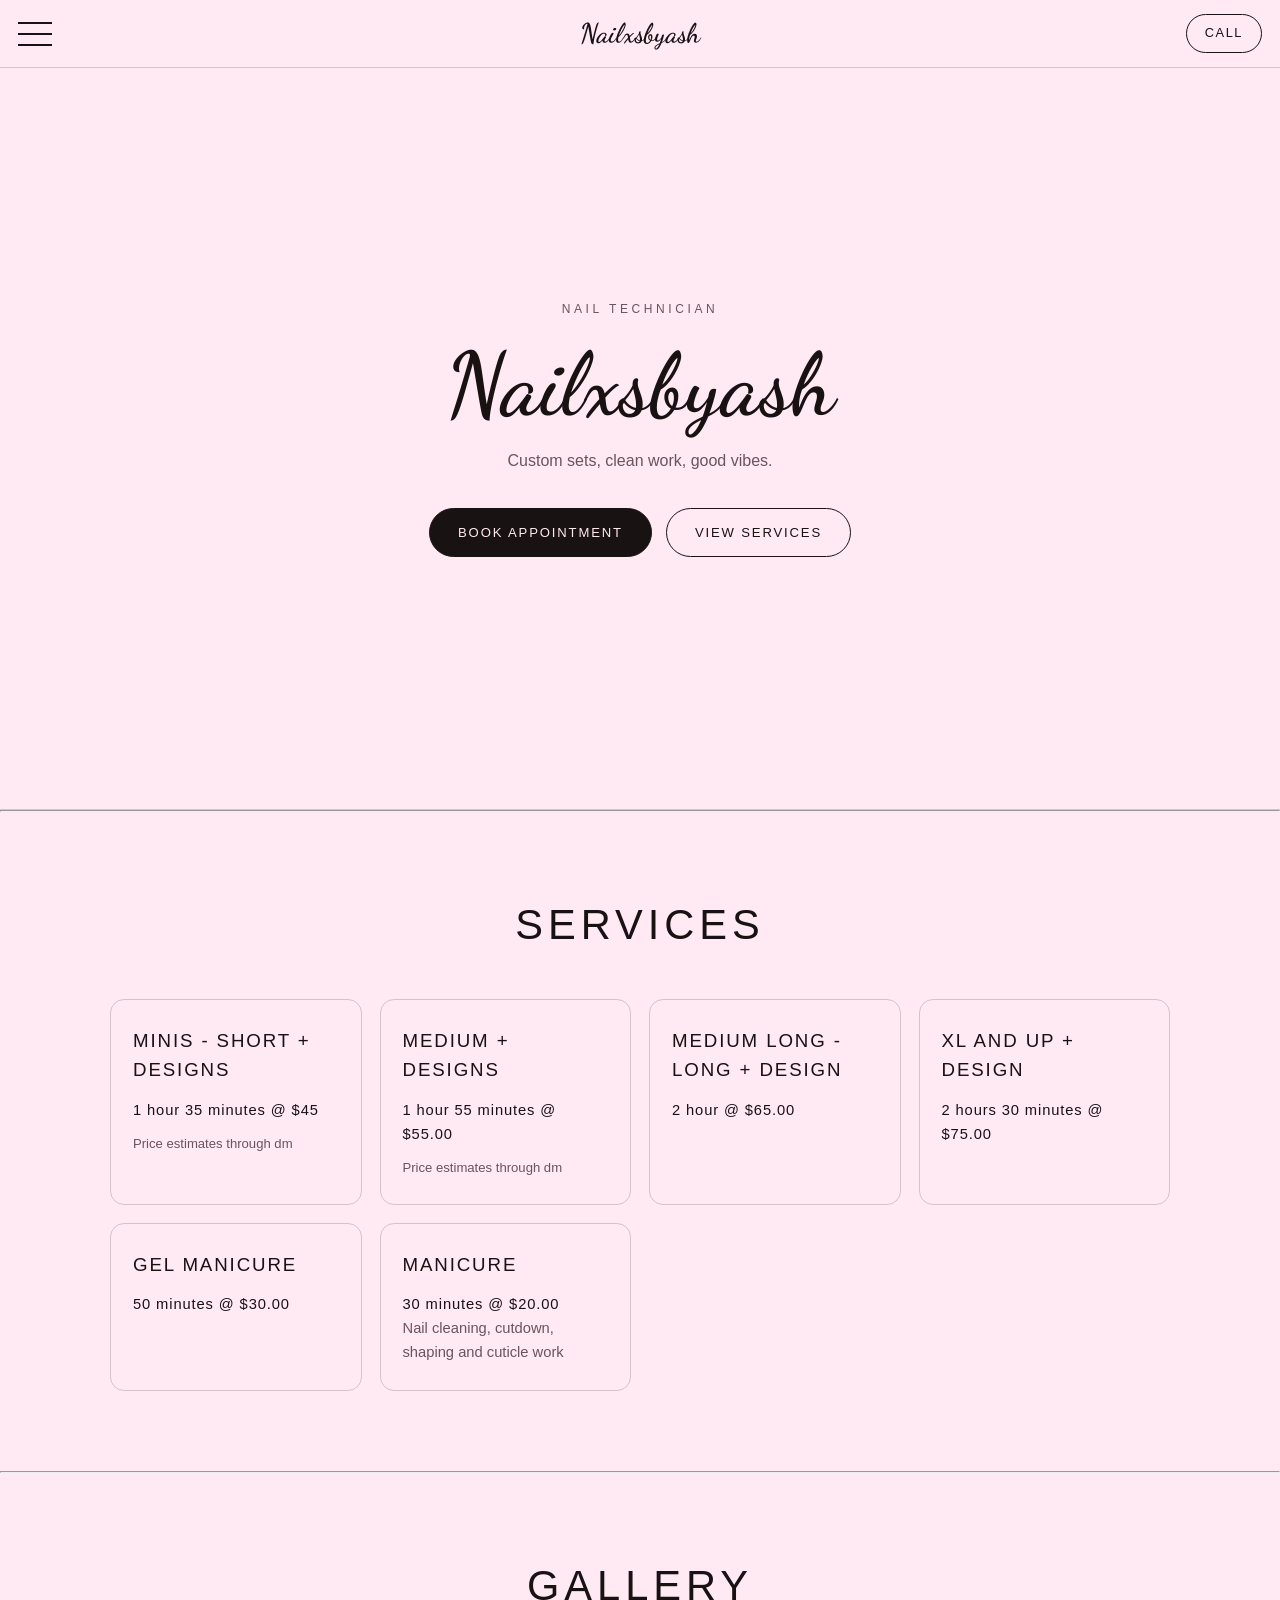
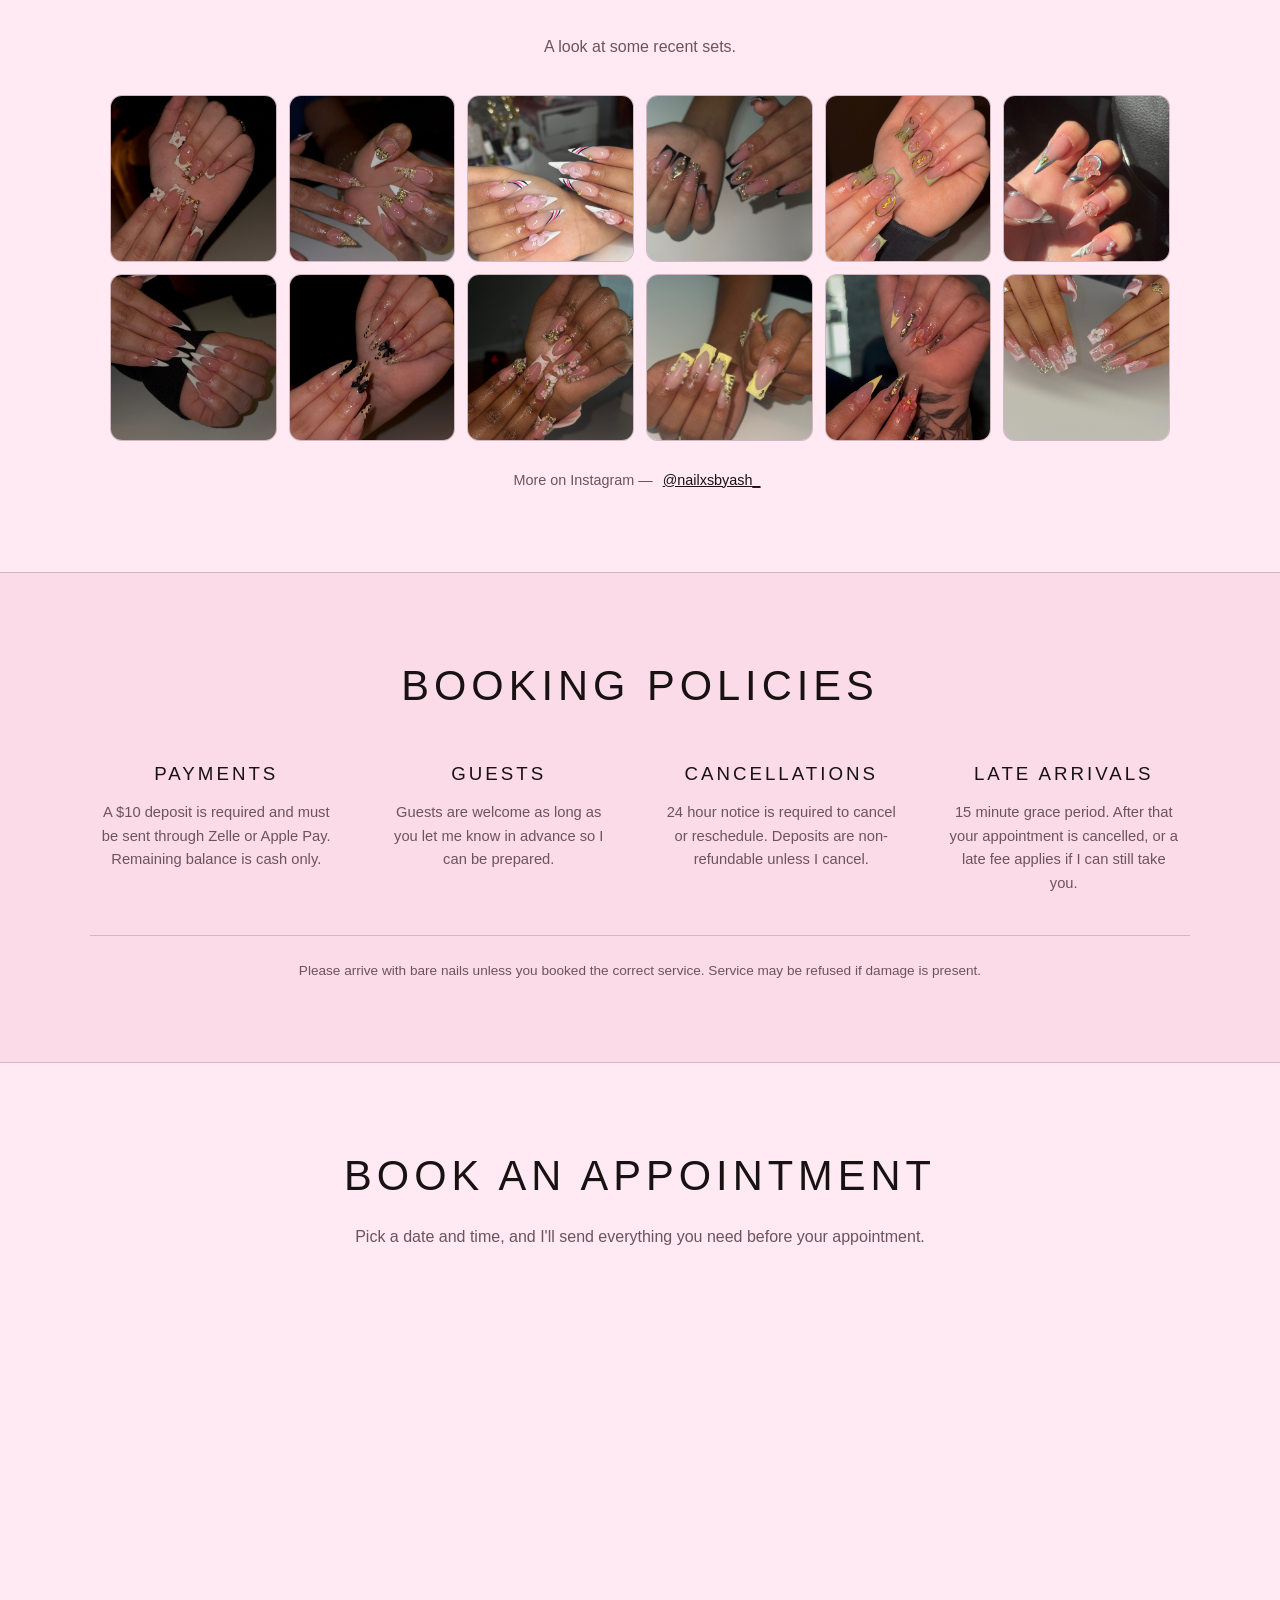
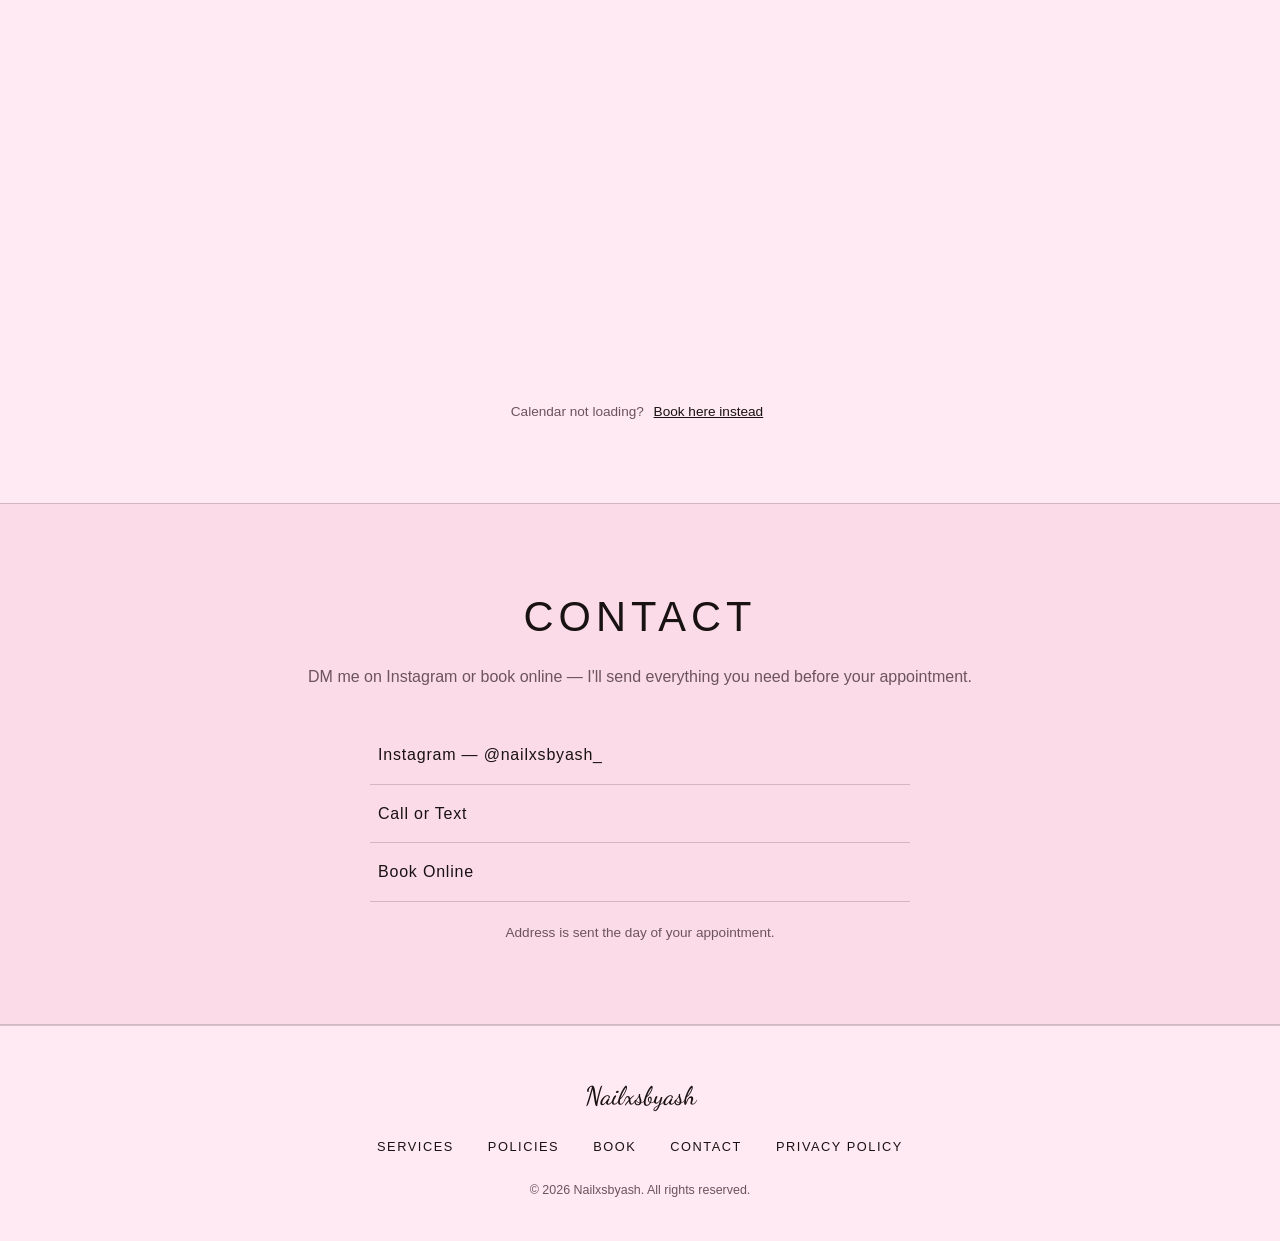
<file: index.html>
<!DOCTYPE html>
<html lang="en">
<head>
  <meta charset="UTF-8" />
  <meta name="viewport" content="width=device-width, initial-scale=1" />
  <title>NailxsByAsh | Nail Technician</title>
  <meta name="description" content="Custom nail sets by Ash. Book your appointment today." />
  <link rel="preconnect" href="https://fonts.googleapis.com" />
  <link rel="preconnect" href="https://fonts.gstatic.com" crossorigin />
  <link href="https://fonts.googleapis.com/css2?family=Dancing+Script:wght@500;600&display=swap" rel="stylesheet" />
 
  <link rel="stylesheet" href="styles.css" />
</head>
<body>

  <!-- ===== NAV ===== -->
  <header class="nav">
    <!-- LEFT: menu -->
    <button class="nav__menu-btn" id="menuBtn" aria-label="Open menu" aria-expanded="false">
      <span></span><span></span><span></span>
    </button>

    <!-- CENTER: business name -->
    <a href="#home" class="nav__logo">Nailxsbyash</a>

    <!-- RIGHT: call -->
    <a href="tel:+12408011764" class="nav__call">
      <span class="nav__call-text">Call</span>
      <span class="nav__call-icon" aria-hidden="true">&#9742;</span>
    </a>
  </header>

  <!-- ===== SLIDE-OUT MENU ===== -->
  <nav class="menu" id="menu" aria-hidden="true">
    <ul>
      <li><a href="#services">Services</a></li>
      <li><a href="#gallery">Gallery</a></li>
      <li><a href="#policies">Booking Policies</a></li>
      <li><a href="#booking">Book Now</a></li>
      <li><a href="#contact">Contact</a></li>
    </ul>
  </nav>
  <div class="menu__overlay" id="menuOverlay"></div>

  <main>

    <!-- ===== HERO ===== -->
    <section class="hero" id="home">
      <div class="hero__inner">
        <p class="hero__eyebrow"> Nail Technician</p>
        <h1 class="hero__title">Nailxsbyash</h1>
        <p class="hero__sub">Custom sets, clean work, good vibes.</p>
        <div class="hero__actions">
          <a href="#booking" class="btn btn--solid">Book Appointment</a>
          <a href="#services" class="btn btn--ghost btn--static">View Services</a>
        </div>
      </div>
    </section>
   <hr>
    <!-- ===== SERVICES ===== -->
    <section class="section" id="services">
      <h2 class="section__title">Services</h2>
      <div class="cards">
        <article class="card">
          <h3>Minis - short + designs</h3>
          <p class="card__time">1 hour 35 minutes @ $45</p>
          <p class="card__note">Price estimates through dm</p>
        </article>
        <article class="card">
          <h3>Medium + designs</h3>
          <p class="card__time">1 hour 55 minutes @ $55.00</p>
          <p class="card__note">Price estimates through dm</p>
        </article>
        <article class="card">
          <h3>Medium long - Long + Design</h3>
          <p class="card__time">2 hour @ $65.00</p>
        </article>
        <article class="card">
          <h3>XL and up + design</h3>
          <p class="card__time">2 hours 30 minutes @ $75.00</p>
        </article>
        <article class="card">
          <h3>Gel manicure</h3>
          <p class="card__time">50 minutes @ $30.00</p>
        </article>
        <article class="card">
          <h3>Manicure</h3>
          <p class="card__time">30 minutes @ $20.00</p>
          <p>Nail cleaning, cutdown, shaping and cuticle work</p>
        </article>
      </div>
    </section>

  <hr>
    <!-- ===== GALLERY ===== -->
    <section class="section" id="gallery">
      <h2 class="section__title">Gallery</h2>
      <p class="section__lead">A look at some recent sets.</p>
      <div class="gallery">
        <div class="gallery__item">
          <img src="images/nails1.jpeg" alt="Custom nail set by NailxsByAsh" />
        </div>
        <div class="gallery__item">
          <img src="images/nails2.jpeg" alt="Custom nail set by NailxsByAsh" />
        </div>
        <div class="gallery__item">
          <img src="images/nails3.jpeg" alt="Custom nail set by NailxsByAsh" />
        </div>
        <div class="gallery__item">
          <img src="images/nails4.jpeg" alt="Custom nail set by NailxsByAsh" loading="lazy" />
        </div>
        <div class="gallery__item">
          <img src="images/nails5.jpeg" alt="Custom nail set by NailxsByAsh" loading="lazy" />
        </div>
        <div class="gallery__item">
          <img src="images/nails6.jpeg" alt="Custom nail set by NailxsByAsh" loading="lazy" />
        </div>
        <div class="gallery__item">
          <img src="images/nails7.jpeg" alt="Custom nail set by NailxsByAsh" loading="lazy" />
        </div>
        <div class="gallery__item">
          <img src="images/nails8.jpeg" alt="Custom nail set by NailxsByAsh" loading="lazy" />
        </div>
        <div class="gallery__item">
          <img src="images/nails9.jpeg" alt="Custom nail set by NailxsByAsh" loading="lazy" />
        </div>
        <div class="gallery__item">
          <img src="images/nails10.jpeg" alt="Custom nail set by NailxsByAsh" loading="lazy" />
        </div>
        <div class="gallery__item">
          <img src="images/nails11.jpeg" alt="Custom nail set by NailxsByAsh" loading="lazy" />
        </div>
        <div class="gallery__item">
          <img src="images/nails12.jpeg" alt="Custom nail set by NailxsByAsh" loading="lazy" />
        </div>
      </div>
      <p class="gallery__cta">
        More on Instagram &mdash;
        <a href="https://instagram.com/nailxsbyash_" target="_blank" rel="noopener">@nailxsbyash_</a>
      </p>
    </section>

    <!-- ===== POLICIES ===== -->
    <section class="section section--alt" id="policies">
      <h2 class="section__title">Booking Policies</h2>
      <div class="policies">
        <div class="policy">
          <h3>Payments</h3>
          <p>A $10 deposit is required and must be sent through Zelle or Apple Pay. Remaining balance is cash only.</p>
        </div>
        <div class="policy">
          <h3>Guests</h3>
          <p>Guests are welcome as long as you let me know in advance so I can be prepared.</p>
        </div>
        <div class="policy">
          <h3>Cancellations</h3>
          <p>24 hour notice is required to cancel or reschedule. Deposits are non-refundable unless I cancel.</p>
        </div>
        <div class="policy">
          <h3>Late Arrivals</h3>
          <p>15 minute grace period. After that your appointment is cancelled, or a late fee applies if I can still take you.</p>
        </div>
      </div>
      <p class="policies__note">
        Please arrive with bare nails unless you booked the correct service. Service may be refused if damage is present.
      </p>
    </section>

    <!-- ===== BOOKING ===== -->
    <section class="section" id="booking">
      <h2 class="section__title">Book an Appointment</h2>
      <p class="section__lead">Pick a date and time, and I'll send everything you need before your appointment.</p>

      <div class="calendly-inline-widget"
           data-url="https://calendly.com/nailxsbyash/nailxsbyash?hide_gdpr_banner=1"
           style="min-width:320px;height:700px;">
      </div>
      <script src="https://assets.calendly.com/assets/external/widget.js" async></script>

      <p class="booking__fallback">
        Calendar not loading?
        <a href="https://calendly.com/nailxsbyash/nailxsbyash" target="_blank" rel="noopener">Book here instead</a>
      </p>
    </section>

  <!-- ===== CONTACT ===== -->
    <section class="section section--alt" id="contact">
      <h2 class="section__title">Contact</h2>
      <p class="section__lead">DM me on Instagram or book online — I'll send everything you need before your appointment.</p>

      <div class="contact">
        <a class="contact__link" href="https://instagram.com/nailxsbyash_" target="_blank" rel="noopener">
          Instagram &mdash; @nailxsbyash_
        </a>
        <a class="contact__link" href="tel:+12408011764">Call or Text</a>
        <a class="contact__link" href="#booking">Book Online</a>
        <p class="contact__note">Address is sent the day of your appointment.</p>
      </div>
    </section>

  </main>

  <!-- ===== FOOTER ===== -->
  <footer class="footer">
    <p class="footer__logo">Nailxsbyash</p>
    <ul class="footer__links">
      <li><a href="#services">Services</a></li>
      <li><a href="#policies">Policies</a></li>
      <li><a href="#booking">Book</a></li>
      <li><a href="#contact">Contact</a></li>
      <li><a href="privacy.html">Privacy Policy</a></li>
    </ul>
    <p class="footer__copy">&copy; <span id="year"></span> Nailxsbyash. All rights reserved.</p>
  </footer>

  <script src="script.js"></script>
</body>
</html>
</file>
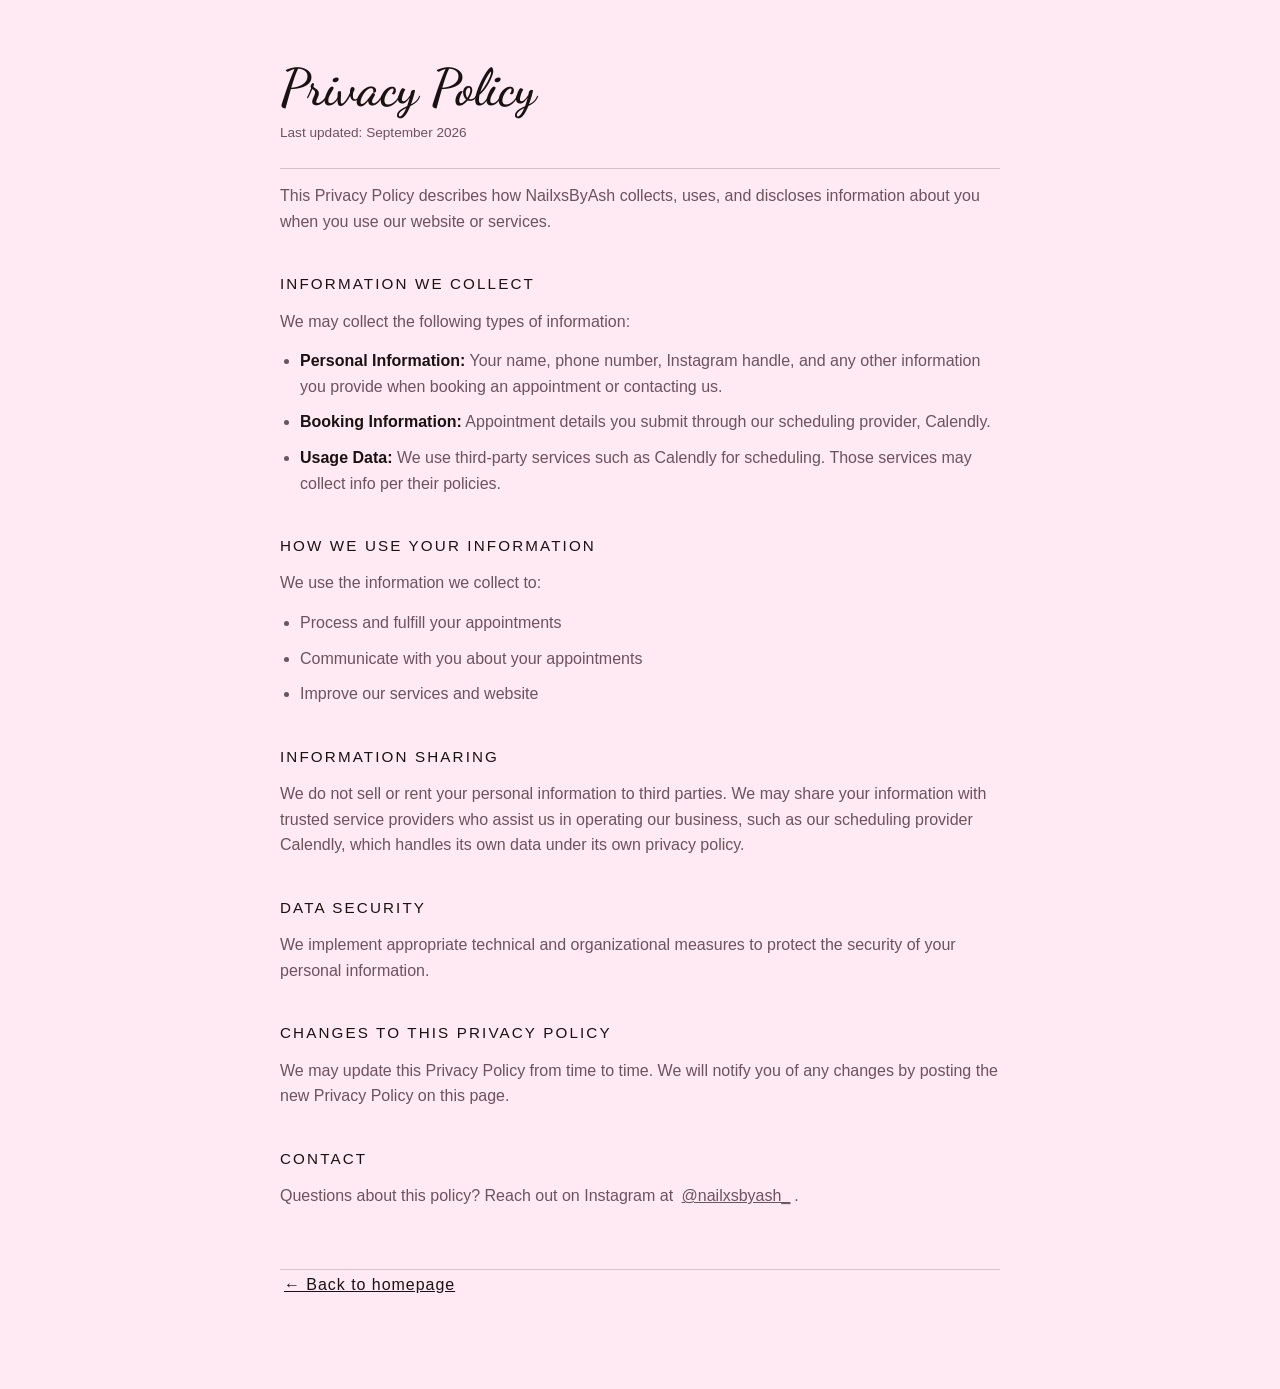
<file: privacy.html>
<!DOCTYPE html>
<html lang="en">
<head>
  <meta charset="UTF-8" />
  <meta name="viewport" content="width=device-width, initial-scale=1" />
  <title>Privacy Policy | NailxsByAsh</title>
  <meta name="description" content="Privacy policy for NailxsByAsh." />
  <link rel="preconnect" href="https://fonts.googleapis.com" />
  <link rel="preconnect" href="https://fonts.gstatic.com" crossorigin />
  <link href="https://fonts.googleapis.com/css2?family=Dancing+Script:wght@500;600&display=swap" rel="stylesheet" />
  <link rel="stylesheet" href="styles.css" />
</head>
<body>

  <article class="legal">
    <h1>Privacy Policy</h1>
    <p class="legal__updated">Last updated: September 2026</p>

    <p>This Privacy Policy describes how NailxsByAsh collects, uses, and discloses information about you when you use our website or services.</p>

    <h2>Information We Collect</h2>
    <p>We may collect the following types of information:</p>
    <ul>
      <li><strong>Personal Information:</strong> Your name, phone number, Instagram handle, and any other information you provide when booking an appointment or contacting us.</li>
      <li><strong>Booking Information:</strong> Appointment details you submit through our scheduling provider, Calendly.</li>
      <li><strong>Usage Data:</strong> We use third-party services such as Calendly for scheduling. Those services may collect info per their policies.</li>
    </ul>

    <h2>How We Use Your Information</h2>
    <p>We use the information we collect to:</p>
    <ul>
      <li>Process and fulfill your appointments</li>
      <li>Communicate with you about your appointments</li>
      <li>Improve our services and website</li>
    </ul>

    <h2>Information Sharing</h2>
    <p>We do not sell or rent your personal information to third parties. We may share your information with trusted service providers who assist us in operating our business, such as our scheduling provider Calendly, which handles its own data under its own privacy policy.</p>

    <h2>Data Security</h2>
    <p>We implement appropriate technical and organizational measures to protect the security of your personal information.</p>

    <h2>Changes to This Privacy Policy</h2>
    <p>We may update this Privacy Policy from time to time. We will notify you of any changes by posting the new Privacy Policy on this page.</p>

    <h2>Contact</h2>
    <p>Questions about this policy? Reach out on Instagram at <a href="https://instagram.com/nailxsbyash_" target="_blank" rel="noopener">@nailxsbyash_</a>.</p>

    <a class="legal__back" href="index.html">&larr; Back to homepage</a>
  </article>

</body>
</html>
</file>
<file: styles.css>
:root {
  --bg: #ffe9f2;
  --bg-alt: #fbdbe8;
  --text: #191212;
  --muted: #6b545c;
  --line: rgba(25, 18, 18, 0.18);
  --nav-bg: rgba(255, 233, 242, 0.92);
  --overlay: rgba(25, 18, 18, 0.45);
  --nav-h: 68px;
  --max: 1100px;
}

* { box-sizing: border-box; margin: 0; padding: 0; }

html { scroll-behavior: smooth; scroll-padding-top: var(--nav-h); }

body {
  background: var(--bg);
  color: var(--text);
  font-family: "Helvetica Neue", Arial, sans-serif;
  line-height: 1.6;
  -webkit-font-smoothing: antialiased;
}

a, button { -webkit-tap-highlight-color: transparent; }

img { max-width: 100%; display: block; }
a { color: inherit; text-decoration: none; }

/* ===== NAV ===== */
.nav {
  position: fixed;
  top: 0; left: 0; right: 0;
  height: var(--nav-h);
  display: grid;
  grid-template-columns: 1fr auto 1fr;
  align-items: center;
  padding: 0 18px;
  background: var(--bg);
  backdrop-filter: blur(8px);
  border-bottom: 1px solid var(--line);
  z-index: 100;
}

.nav__menu-btn {
  justify-self: start;
  width: 34px;
  height: 24px;
  display: flex;
  flex-direction: column;
  justify-content: space-between;
  background: none;
  border: none;
  cursor: pointer;
  padding: 0;
}
.nav__menu-btn span {
  display: block;
  height: 2px;
  width: 100%;
  background: var(--text);
  transition: transform 0.3s ease, opacity 0.3s ease;
}
.nav__menu-btn.is-open span:nth-child(1) { transform: translateY(11px) rotate(45deg); }
.nav__menu-btn.is-open span:nth-child(2) { opacity: 0; }
.nav__menu-btn.is-open span:nth-child(3) { transform: translateY(-11px) rotate(-45deg); }

.nav__logo {
  justify-self: center;
  font-family: "Dancing Script", cursive;
  font-weight: 600;
  font-size: 1.7rem;
  white-space: nowrap;
}

/* dark bg + pink text -> pink bg + dark text */
.nav__call {
  justify-self: end;
  background: transparent;
  color: var(--text);
  border: 1px solid var(--text);
  border-radius: 999px;
  padding: 8px 18px;
  font-size: 0.8rem;
  letter-spacing: 0.12em;
  text-transform: uppercase;
}
.nav__call:hover,
.nav__call:focus-visible,
.nav__call:active {
  background: var(--text);
  color: var(--bg);
}
.nav__call-icon { display: none; }

/* ===== SLIDE-OUT MENU ===== */
.menu {
  position: fixed;
  top: 0; left: 0;
  width: 280px;
  max-width: 80vw;
  height: 100%;
  background: var(--bg-alt);
  border-right: 1px solid var(--line);
  padding: calc(var(--nav-h) + 30px) 30px 30px;
  transform: translateX(-100%);
  transition: transform 0.35s ease;
  z-index: 110;
}
.menu.is-open { transform: translateX(0); }
.menu ul { list-style: none; }
.menu li { margin-bottom: 22px; }
.menu a {
  font-size: 1.1rem;
  letter-spacing: 0.1em;
  text-transform: uppercase;
  padding: 2px 6px;
  margin-left: -6px;
}
.menu a:hover,
.menu a:focus-visible,
.menu a:active {
  background: var(--text);
  color: var(--bg);
}

.menu__overlay {
  position: fixed;
  inset: 0;
  background: rgba(25, 18, 18, 0.7);
  opacity: 0;
  pointer-events: none;
  transition: opacity 0.35s ease;
  z-index: 105;
}
.menu__overlay.is-open { opacity: 1; pointer-events: auto; }

/* ===== HERO ===== */
.hero {
  min-height: 90vh;
  display: flex;
  align-items: center;
  justify-content: center;
  text-align: center;
  padding: calc(var(--nav-h) + 40px) 20px 60px;
  border-bottom: 1px solid var(--line);
}
.hero__eyebrow {
  font-size: 0.75rem;
  letter-spacing: 0.3em;
  text-transform: uppercase;
  color: var(--muted);
  margin-bottom: 18px;
}
.hero__title {
  font-family: "Dancing Script", cursive;
  font-size: clamp(3rem, 13vw, 5.5rem);
  font-weight: 600;
  line-height: 1.1;
  margin-bottom: 14px;
}
.hero__sub { color: var(--muted); margin-bottom: 34px; }
.hero__actions { display: flex; gap: 14px; justify-content: center; flex-wrap: wrap; }

/* ===== BUTTONS ===== */
.btn {
  display: inline-block;
  padding: 13px 28px;
  border-radius: 999px;
  font-size: 0.82rem;
  letter-spacing: 0.14em;
  text-transform: uppercase;
  border: 1px solid var(--text);
  cursor: pointer;
  font-family: inherit;
}

/* pink bg + dark text -> dark bg + pink text */
.btn--solid { background: var(--text); color: var(--bg); }
.btn--solid:hover,
.btn--solid:focus-visible,
.btn--solid:active { background: var(--bg); color: var(--text); }

/* dark bg + pink text -> pink bg + dark text */
.btn--ghost { background: transparent; color: var(--text); }
.btn--ghost:hover,
.btn--ghost:focus-visible,
.btn--ghost:active { background: var(--text); color: var(--bg); }
/* static button (no hover effect) */
.btn--static:hover,
.btn--static:focus-visible,
.btn--static:active { background: transparent; color: var(--text); }

.btn--lg { padding: 16px 40px; }

/* ===== SECTIONS ===== */
.section {
  max-width: var(--max);
  margin: 0 auto;
  padding: 80px 20px;
}
.section--alt {
  max-width: none;
  background: var(--bg-alt);
  border-top: 1px solid var(--line);
  border-bottom: 1px solid var(--line);
}
.section--alt > * { max-width: var(--max); margin-left: auto; margin-right: auto; }

.section__title {
  font-size: clamp(1.8rem, 6vw, 2.6rem);
  font-weight: 400;
  letter-spacing: 0.12em;
  text-transform: uppercase;
  text-align: center;
  margin-bottom: 14px;
}
.section__lead {
  text-align: center;
  color: var(--muted);
  margin-bottom: 36px;
}

/* ===== CARDS ===== */
.cards {
  display: grid;
  grid-template-columns: repeat(auto-fit, minmax(230px, 1fr));
  gap: 18px;
  margin-top: 40px;
}
.card {
  border: 1px solid var(--line);
  border-radius: 14px;
  padding: 26px 22px;
}
.card:hover { border-color: var(--text); }
.card h3 {
  font-weight: 400;
  letter-spacing: 0.1em;
  text-transform: uppercase;
  margin-bottom: 10px;
}
.card p { color: var(--muted); font-size: 0.92rem; }
.card__time { margin-top: 14px; color: var(--text) !important; letter-spacing: 0.06em; }
.card__note { margin-top: 10px; font-size: 0.82rem !important; }
.card__price { margin-top: 14px; color: var(--text) !important; letter-spacing: 0.08em; }

/* ===== GALLERY ===== */
.gallery {
  display: grid;
  grid-template-columns: repeat(auto-fit, minmax(160px, 1fr));
  gap: 12px;
  margin-top: 10px;
}
.gallery__item {
  aspect-ratio: 1 / 1;
  border: 1px solid var(--line);
  border-radius: 12px;
  overflow: hidden;
  background: var(--bg-alt);
}
.gallery__item:hover { border-color: var(--text); }
.gallery__item img {
  width: 100%;
  height: 100%;
  object-fit: cover;
}
.gallery__cta {
  text-align: center;
  color: var(--muted);
  font-size: 0.9rem;
  margin-top: 28px;
}
.gallery__cta a {
  text-decoration: underline;
  color: var(--text);
  padding: 2px 6px;
}
.gallery__cta a:hover,
.gallery__cta a:focus-visible,
.gallery__cta a:active { background: var(--text); color: var(--bg); }

/* ===== POLICIES ===== */
.policies {
  display: grid;
  grid-template-columns: repeat(auto-fit, minmax(220px, 1fr));
  gap: 30px;
  margin-top: 40px;
}
.policy { text-align: center; padding: 0 10px; }
.policy h3 {
  font-weight: 400;
  letter-spacing: 0.16em;
  text-transform: uppercase;
  margin-bottom: 12px;
}
.policy p { color: var(--muted); font-size: 0.92rem; }
.policies__note {
  text-align: center;
  color: var(--muted);
  font-size: 0.85rem;
  margin-top: 40px;
  padding-top: 24px;
  border-top: 1px solid var(--line);
}

/* ===== BOOKING ===== */
.calendly-inline-widget {
  border-radius: 14px;
  overflow: hidden;
  margin: 30px auto 0;
  max-width: 720px;
}


.booking__fallback {
  text-align: center;
  color: var(--muted);
  font-size: 0.85rem;
  margin-top: 16px;
}
.booking__fallback a {
  text-decoration: underline;
  color: var(--text);
  padding: 2px 6px;
}
.booking__fallback a:hover,
.booking__fallback a:focus-visible,
.booking__fallback a:active { background: var(--text); color: var(--bg); }

/* ===== CONTACT ===== */

.contact {
  max-width: 540px;
  margin: 10px auto 0;
}
.contact__link {
  display: block;
  padding: 16px 8px;
  border-bottom: 1px solid var(--line);
  letter-spacing: 0.05em;
}
.contact__link:hover,
.contact__link:focus-visible,
.contact__link:active {
  background: var(--text);
  color: var(--bg);
}
.contact__note { margin-top: 20px; color: var(--muted); font-size: 0.85rem; text-align: center; }


/* ===== FOOTER ===== */
.footer {
  text-align: center;
  padding: 50px 20px 40px;
  border-top: 1px solid var(--line);
}
.footer__logo {
  font-family: "Dancing Script", cursive;
  font-weight: 500;
  font-size: 1.6rem;
  margin-bottom: 20px;
}
.footer__links {
  list-style: none;
  display: flex;
  gap: 22px;
  justify-content: center;
  flex-wrap: wrap;
  margin-bottom: 24px;
  font-size: 0.8rem;
  letter-spacing: 0.12em;
  text-transform: uppercase;
}
.footer__links a { padding: 2px 6px; }
.footer__links a:hover,
.footer__links a:focus-visible,
.footer__links a:active {
  background: var(--text);
  color: var(--bg);
}
.footer__copy { color: var(--muted); font-size: 0.78rem; }

/* ===== LEGAL PAGES ===== */
.legal {
  max-width: 760px;
  margin: 0 auto;
  padding: 60px 20px 90px;
}
.legal h1 {
  font-family: "Dancing Script", cursive;
  font-weight: 600;
  font-size: clamp(2.2rem, 9vw, 3.2rem);
  line-height: 1.1;
  margin-bottom: 6px;
}
.legal__updated {
  font-size: 0.85rem;
  color: var(--muted);
  margin-bottom: 34px;
  padding-bottom: 24px;
  border-bottom: 1px solid var(--line);
}
.legal h2 {
  font-size: 0.95rem;
  font-weight: 400;
  letter-spacing: 0.14em;
  text-transform: uppercase;
  margin: 38px 0 12px;
}
.legal p { color: var(--muted); margin-bottom: 14px; }
.legal ul { padding-left: 20px; margin-bottom: 14px; }
.legal li { color: var(--muted); margin-bottom: 10px; }
.legal strong { color: var(--text); font-weight: 600; }
.legal a { text-decoration: underline; padding: 2px 4px; }
.legal a:hover,
.legal a:focus-visible,
.legal a:active { background: var(--text); color: var(--bg); }
.legal__back {
  display: inline-block;
  margin-top: 46px;
  padding-top: 26px;
  border-top: 1px solid var(--line);
  width: 100%;
  letter-spacing: 0.06em;
}

/* ===== RESPONSIVE ===== */
@media (max-width: 720px) {
  
  .nav__logo { font-size: 1.4rem; }
  .nav__call { padding: 8px 14px; }
  .calendly-inline-widget { width: 86%; min-width: 0 !important; height: 600px !important; }


}

@media (max-width: 420px) {
  .nav__call-text { display: none; }
  .nav__call-icon { display: inline; font-size: 1rem; }
}
</file>
